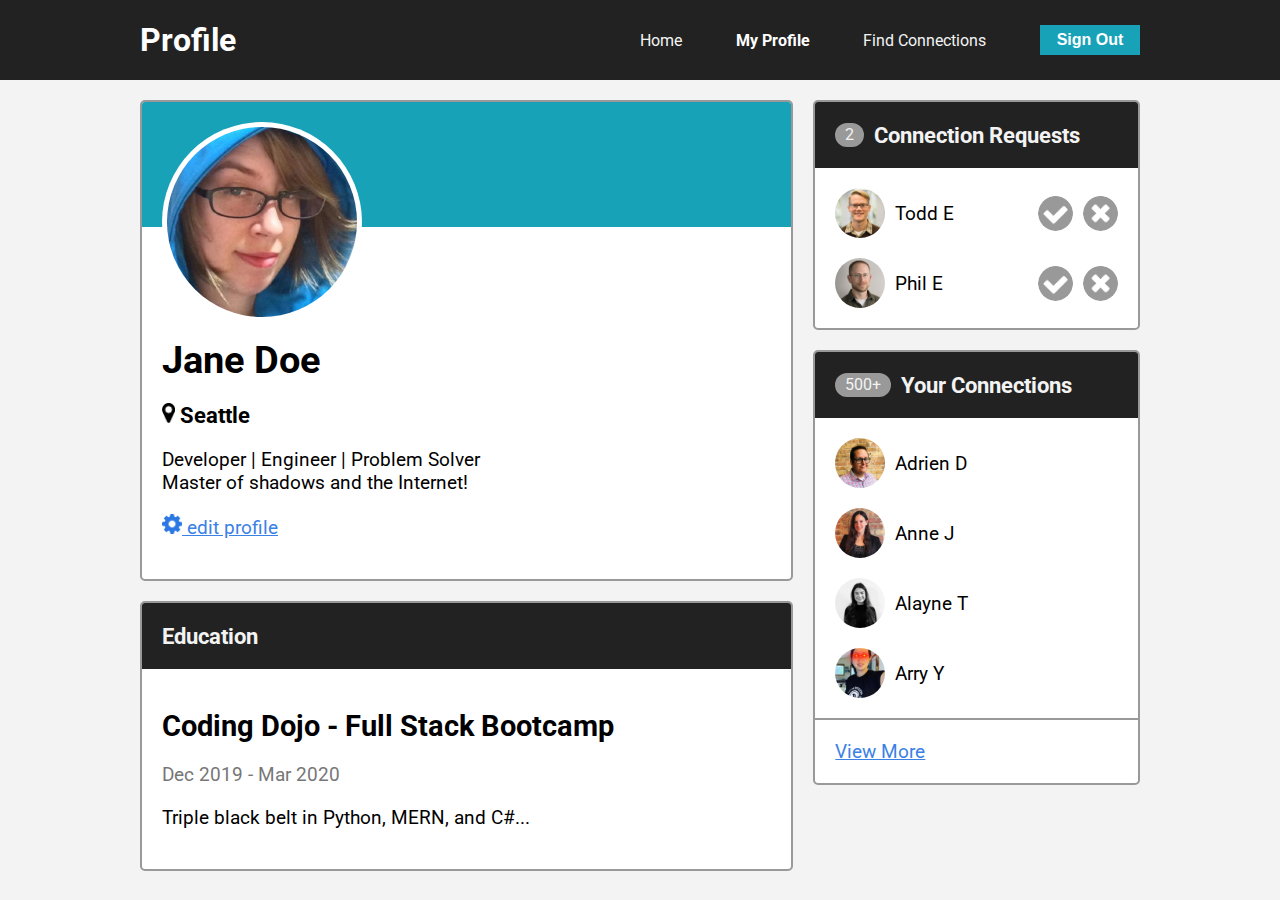
<file: profile-page/index.html>
<!DOCTYPE html>
<html lang="en">
<head>
    <meta charset="UTF-8">
    <meta name="viewport" content="width=device-width, initial-scale=1.0">
    <title>Profile Page</title>
    <link rel="stylesheet" href="style.css">
    <link rel="preconnect" href="https://fonts.gstatic.com">
    <link href="https://fonts.googleapis.com/css2?family=Roboto&display=swap" rel="stylesheet">
</head>
<body>

    <!-- navbar -->
    <div class="nav">
        <div class="flex-container">
            <h1 class="nav-title">Profile</h1>
            <ul class="nav-links">
                <li><a href="#">Home</a></li>
                <li><a href="#" class="active">My Profile</a></li>
                <li><a href="#">Find Connections</a></li>
                <li><button class="btn">Sign Out</button></li>
            </ul>
        </div>
    </div>

    <!-- main -->
    <div class="flex-container main">

        <!-- 2/3 width column -->
        <div class="col-2">

            <!-- user info card -->
            <div class="card user-card">
                <div class="card-header">
                    <img src="images/jane-m.jpg" alt="jane" class="avatar-m">
                </div>
                <div class="card-body">
                    <h1>Jane Doe</h1>
                    <h3><img src="icons/map-marker.png" alt="pin" class="icon-s"> Seattle</h3>
                    <p>Developer | Engineer | Problem Solver<br>
                    Master of shadows and the Internet!</p>
                    <p><a href="#"><img src="icons/gear.png" alt="gear" class="icon-s"> edit profile</a></p>
                </div>
            </div>

            <!-- user education card -->
            <div class="card">
                <div class="card-header">
                    <h3>Education</h3>
                </div>
                <div class="card-body">
                    <h2>Coding Dojo - Full Stack Bootcamp</h2>
                    <p class="dates">Dec 2019 - Mar 2020</p>
                    <p>Triple black belt in Python, MERN, and C#...</p>
                </div>
            </div>

        </div>

        <!-- 1/3 width column -->
        <div class="col-1">

            <!-- connection requests card -->
            <div class="card">
                <div class="card-header">
                    <span class="badge">2</span>
                    <h3>Connection Requests</h3>
                </div>
                <ul class="card-list">
                    <li class="card-list-item">
                        <span>
                            <img src="images/todd-s.jpg" alt="todd" class="avatar-s">
                            Todd E
                        </span>
                        <span>
                            <img src="icons/accept-circle.png" alt="accept" class="icon">
                            <img src="icons/close-circle.png" alt="close" class="icon">
                        </span>
                    </li>
                    <li class="card-list-item">
                        <span>
                            <img src="images/phil-s.jpg" alt="phil" class="avatar-s">
                            Phil E
                        </span>
                        <span>
                            <img src="icons/accept-circle.png" alt="accept" class="icon">
                            <img src="icons/close-circle.png" alt="close" class="icon">
                        </span>
                    </li>
                </ul>
            </div>

            <!-- your connections card -->
            <div class="card">
                <div class="card-header">
                    <span class="badge">500+</span>
                    <h3>Your Connections</h3>
                </div>
                <ul class="card-list">
                    <li class="card-list-item start">
                        <img src="images/adrien-s.jpg" alt="adrien" class="avatar-s">
                        Adrien D
                    </li>
                    <li class="card-list-item start">
                        <img src="images/anne-s.jpg" alt="anne" class="avatar-s">
                        Anne J
                    </li>
                    <li class="card-list-item start">
                        <img src="images/alayne-s.jpg" alt="alayne" class="avatar-s">
                        Alayne T
                    </li>
                    <li class="card-list-item start">
                        <img src="images/arry-s.jpg" alt="arry" class="avatar-s">
                        Arry Y
                    </li>
                </ul>
                <div class="card-footer">
                    <a href="#">View More</a>
                </div>
            </div>

        </div>
    </div>

    <script src="script.js"></script>
</body>
</html>
</file>
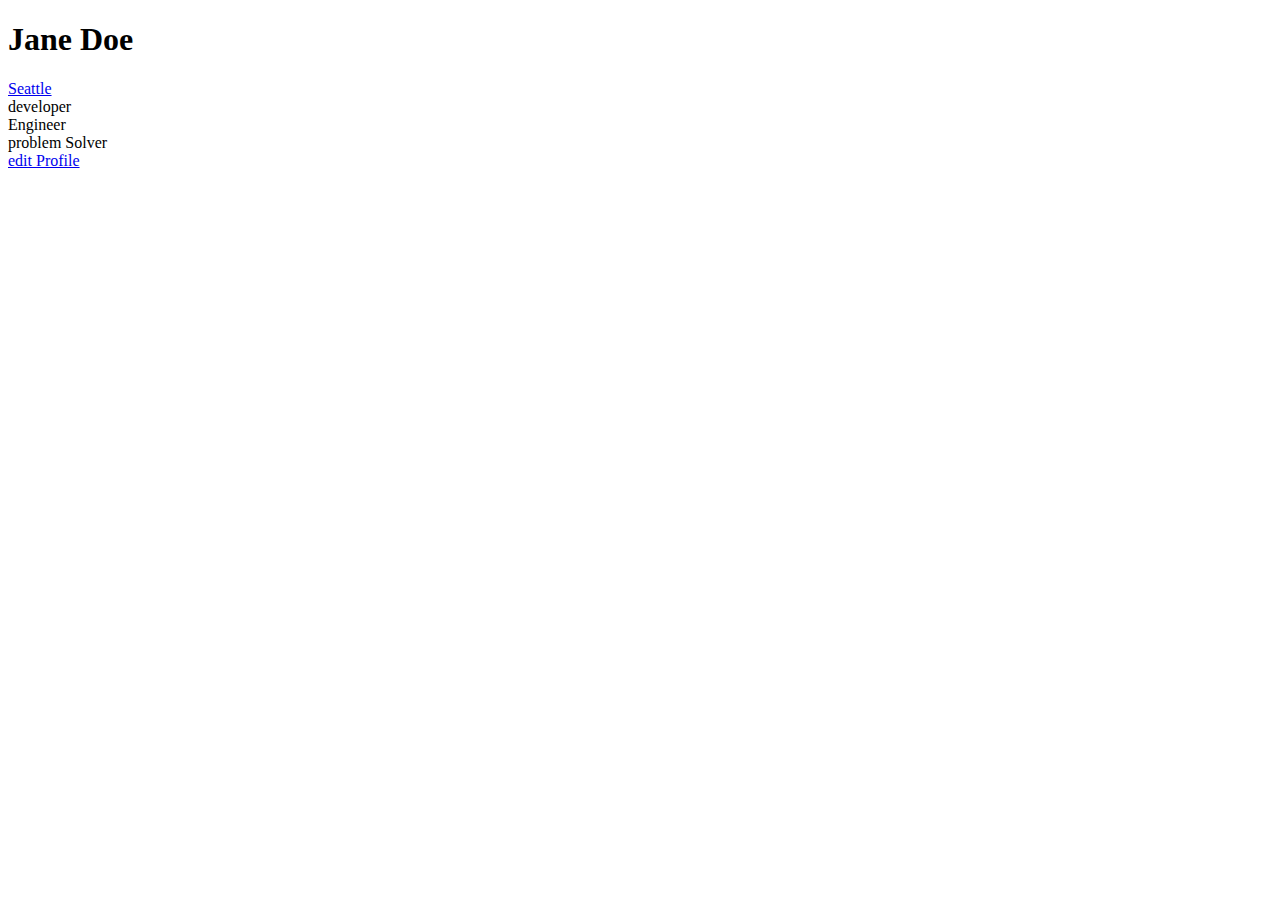
<file: usercard/index.html>
<!DOCTYPE html>
<html lang="en">
<head>
    <meta charset="UTF-8">
    <meta http-equiv="X-UA-Compatible" content="IE=edge">
    <meta name="viewport" content="width=device-width, initial-scale=1.0">
    <link rel="stylesheet" href="style.css">
    <title>Profile</title>
</head>
<body>
    <div class="container">
        <div class="heading"></div>
        <div class="usericon"><a href="usercard/icons/user-circle.png"></a></div>
        <h1>Jane Doe</h1>
        <div>
            <a href="usercard/icons/map-marker.png"> Seattle</a>
        </div>
        <div>
            <table>developer</table>
            <table>Engineer</table>
            <table>problem Solver</table>
        </div>
        <div>
            <a href="usercard/icons/gear.png"> edit Profile</a>
        </div>
    </div>
</body>
</html>
</file>
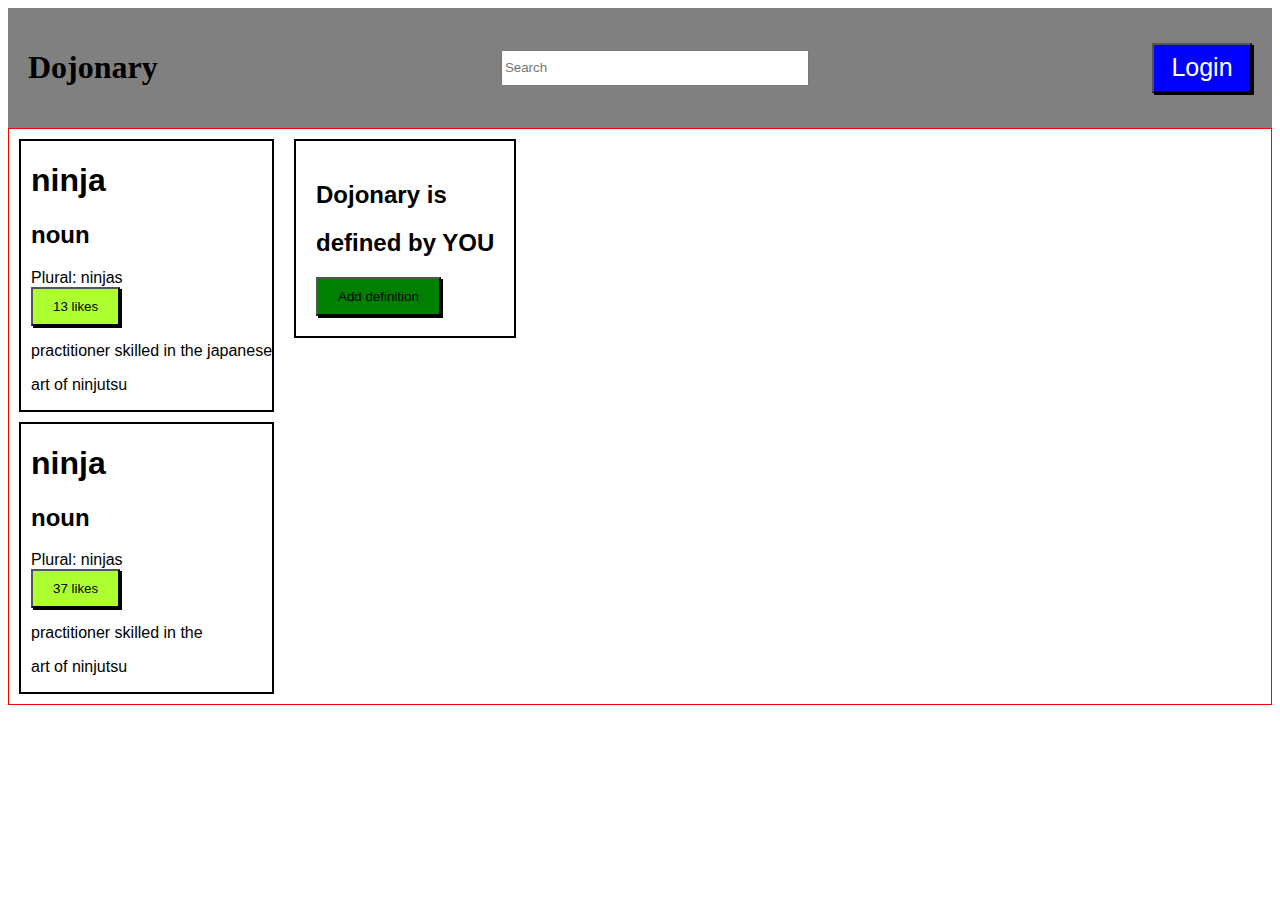
<file: buttonclicker/buttonclicker.html>
<!DOCTYPE html>
<html lang="en">
<head>
    <meta charset="UTF-8">
    <meta http-equiv="X-UA-Compatible" content="IE=edge">
    <meta name="viewport" content="width=device-width, initial-scale=1.0">
    <title>Document</title>
    <link rel="stylesheet" href="style.css">
    <script src="script.js" defer></script>
</head>
<body>
    <div id="navbar">
        <h1>Dojonary</h1>
        <input type="text" name="search" id="searchbar" placeholder="Search">
        <button id="login" onclick="logout(this)">Login</button>
    </div>
    <div class="container">
        <div class="col">
            <div class="ninja">
                <h1>ninja</h1>
                <h2>noun</h2>
                <span>Plural: ninjas</span>
                <input type="submit" value="13 likes" class="likes" onclick="alert('Ninja was liked')">
                <p>practitioner skilled in the japanese </p>
                <p>art of ninjutsu</p>
            </div>
            <div class="ninja">
                <h1>ninja</h1>
                <h2>noun</h2>
                <span>Plural: ninjas</span>
                <input type="submit" value="37 likes" class="likes" onclick="alert(Ninja was liked)">
                <p>practitioner skilled in the</p>
                <p> art of ninjutsu</p>
            </div>
        </div>
        <div class="col-2">    
            <div id="dojonary">
                <h2> Dojonary is</h2>
                <h2>defined by YOU</h2>
                <input type="submit" value="Add definition" id="add" onclick="hide(this)">
            </div>       
        </div>
    </div>    
</body>
</html>
</file>
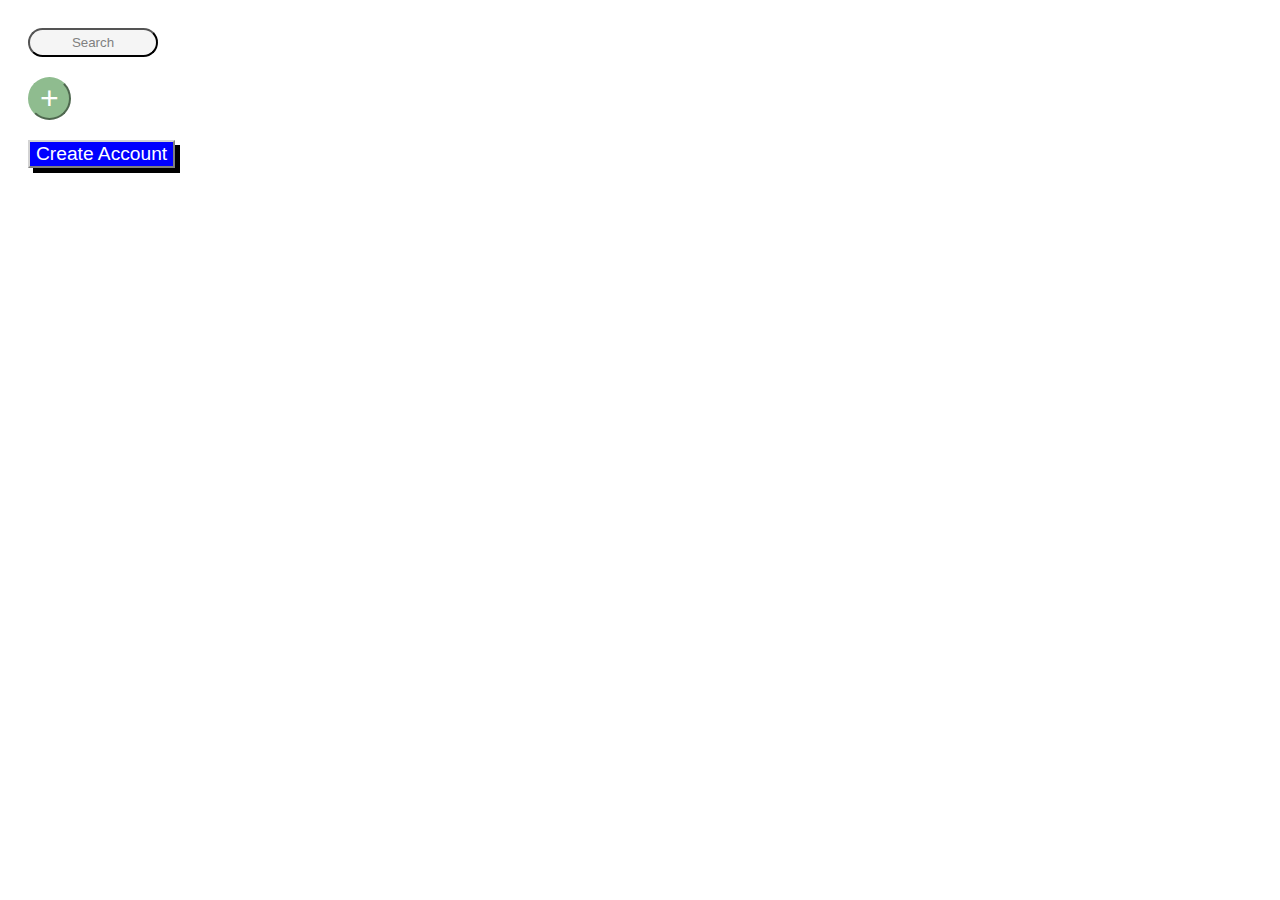
<file: buttonup/buttonup.html>
<!DOCTYPE html>
<html lang="en">
<head>
    <meta charset="UTF-8">
    <meta http-equiv="X-UA-Compatible" content="IE=edge">
    <meta name="viewport" content="width=device-width, initial-scale=1.0">
    <title>Document</title>
    <link rel="stylesheet" href="style.css">
</head>
<body>
    <div>
        <button id="search">Search</button>
    </div>
    <div>
        <button id="plus">+</button>
    </div>
    <div>
        <button id="account">Create Account</button>
    </div>
</body>
</html>
</file>
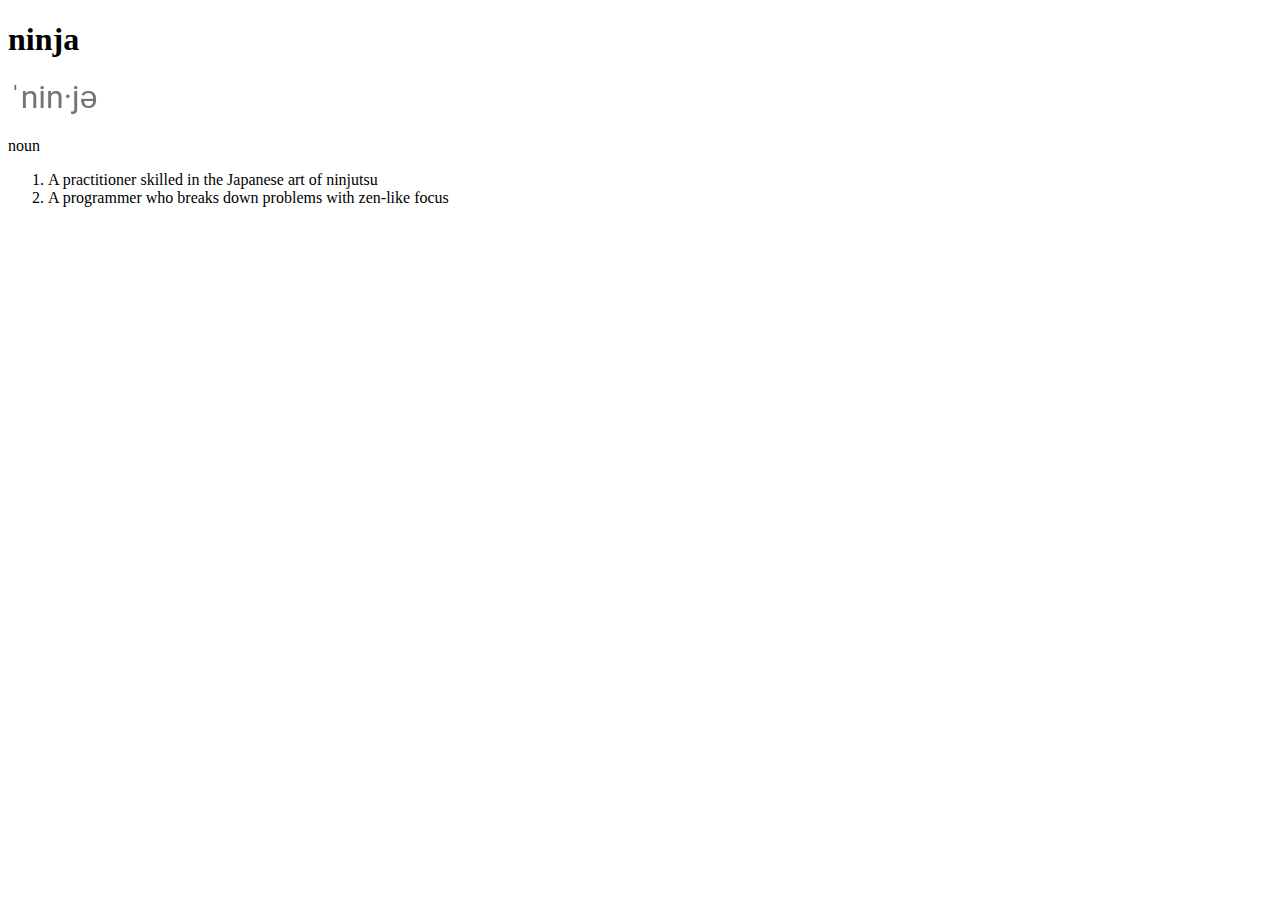
<file: Dictionaryentry/Dictionaryentry.html>
<!DOCTYPE html>
<html lang="en">
<head>
    <meta charset="UTF-8">
    <meta http-equiv="X-UA-Compatible" content="IE=edge">
    <meta name="viewport" content="width=device-width, initial-scale=1.0">
    <title>Dictionary Entry</title>
</head>
<body>
    
    <h1>ninja</h1>
    <img src="img/pronunciation.png" alt="Ninja pronunciation">
    <p>noun</p>
    <ol>
        <li>A practitioner skilled in the Japanese art of ninjutsu</li>
        <li>A programmer who breaks down problems with zen-like focus</li>
    </ol>
</body>
</html>
</file>
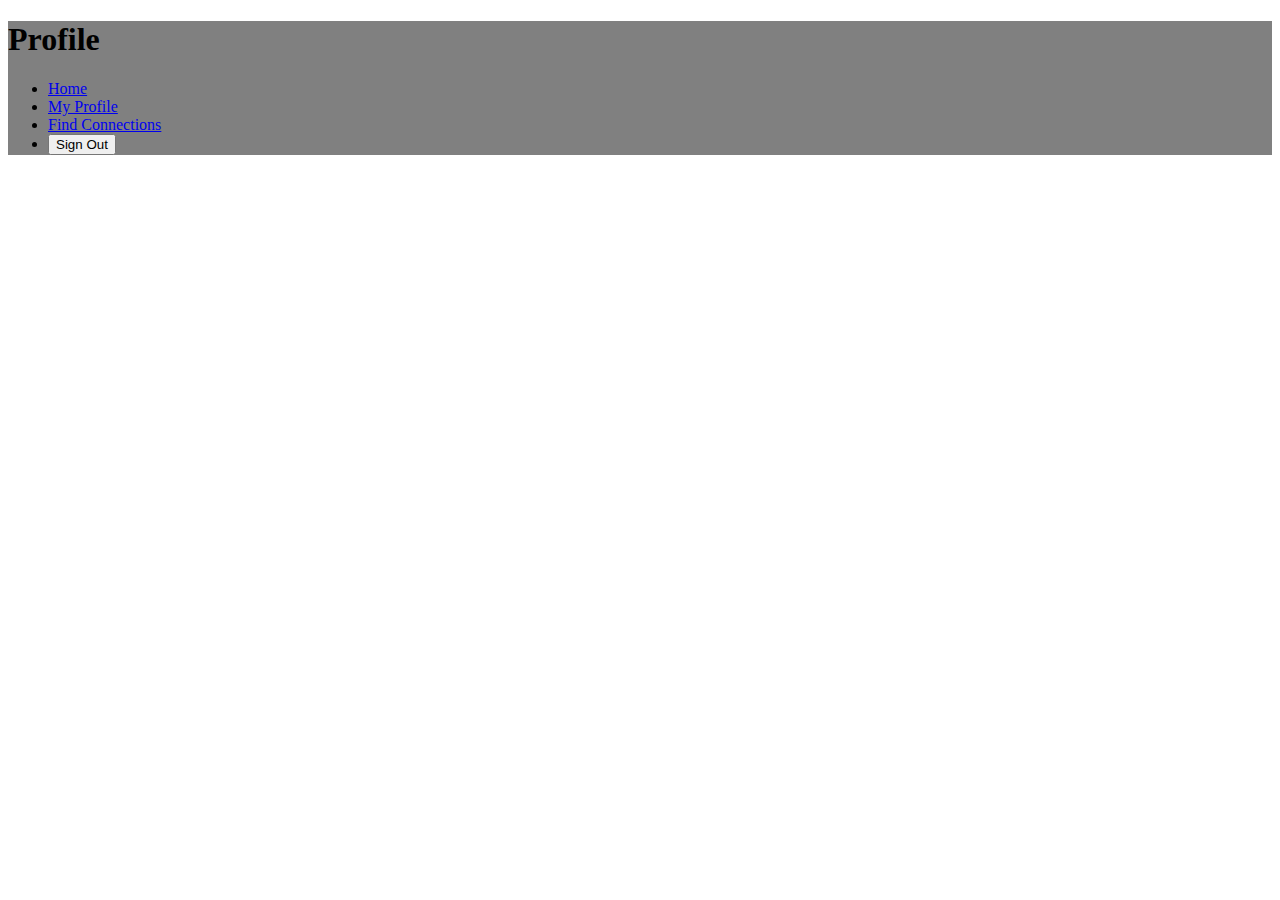
<file: FlexNavabar/flexnavabar.html>
<!DOCTYPE html>
<html lang="en">
<head>
    <meta charset="UTF-8">
    <meta http-equiv="X-UA-Compatible" content="IE=edge">
    <meta name="viewport" content="width=device-width, initial-scale=1.0">
    <title>Document</title>
    <link rel="stylesheet" href="style.css">
</head>
<body>
    <div class="nav">
        <h1 class="nav-title">Profile</h1>
        <ul class="nav-links">
            <li><a href="#">Home</a></li>
            <li><a href="#" class="active">My Profile</a></li>
            <li><a href="#">Find Connections</a></li>
            <li><button class="btn">Sign Out</button></li>
        </ul>
    </div>
</body>
</html>
</file>
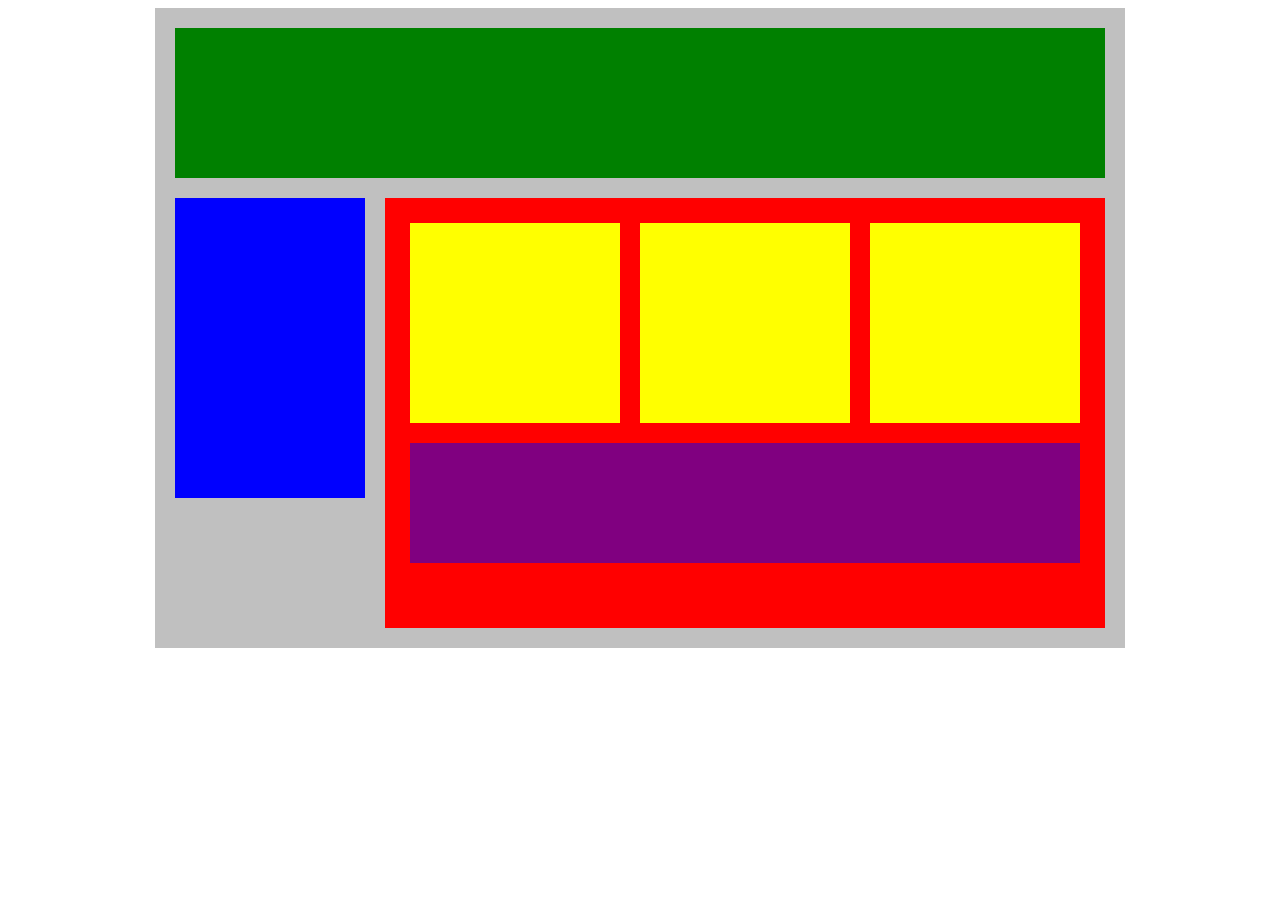
<file: flexourblocks_Liek_Richard/flexourblocks.html>
<!DOCTYPE html>
<html lang="en">
<head>
    <title>Position Practice</title>
    <link rel="stylesheet" type="text/css" href="style.css">
</head>
<body>
    <div class="container">
        <div class="top-nav"></div>
        <div class="row">
            <div class="side-nav"></div>
            <div class="main">
                <div class="row">
                    <div class="sub-content"></div>
                    <div class="sub-content"></div>
                    <div class="sub-content"></div>
                </div>
                <div id="advertisement"></div>
            </div>
        </div>
    </div>
</body>
</html>
</file>
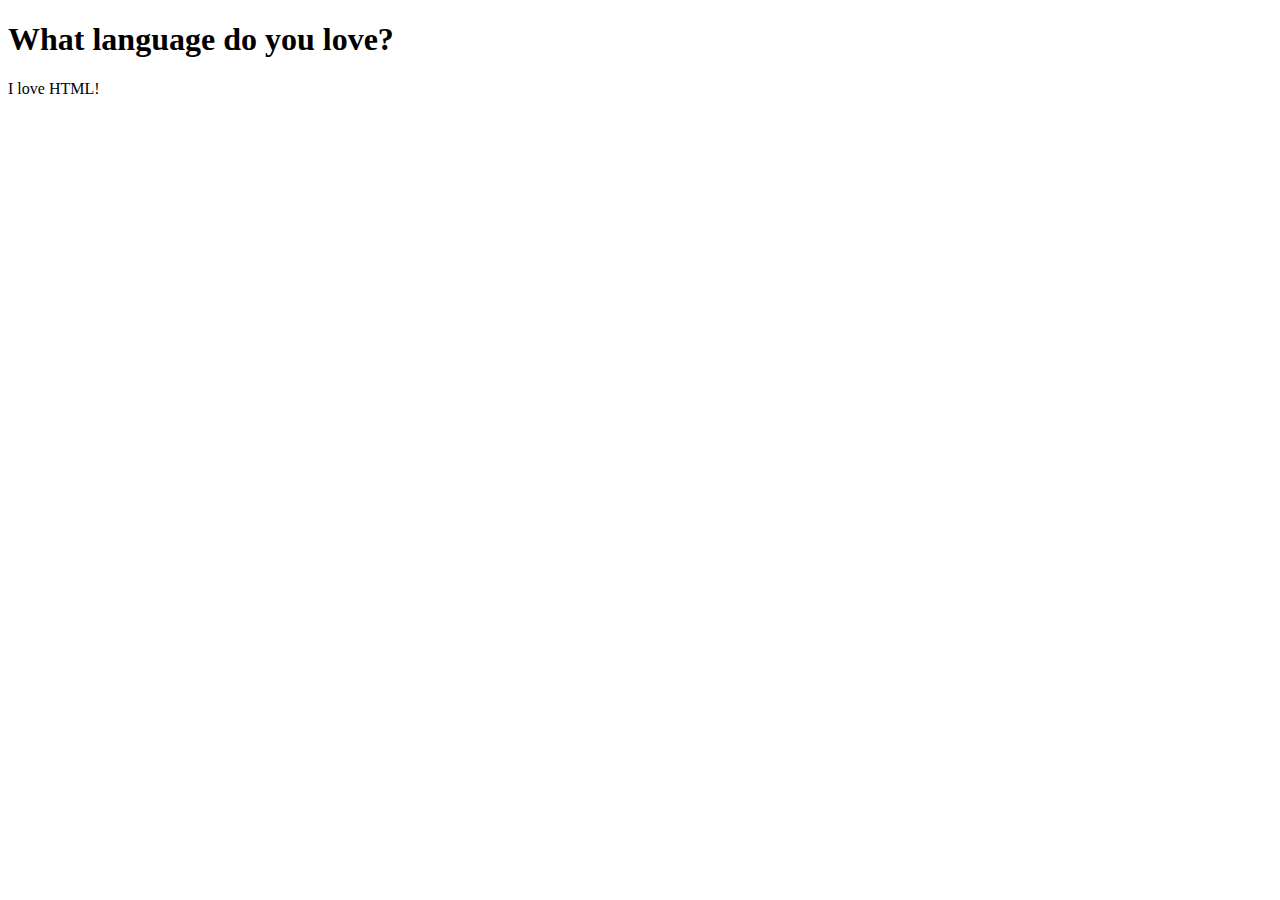
<file: indentation/indentation.html>
<!DOCTYPE html>
<html>
    <head>
        <title>
        Basic I
        </title>
    </head>
    <body>
        <h1>
        What language do you love?
        </h1>
            <p>
            I love HTML! 
            </p>
    </body>
</html>
</file>
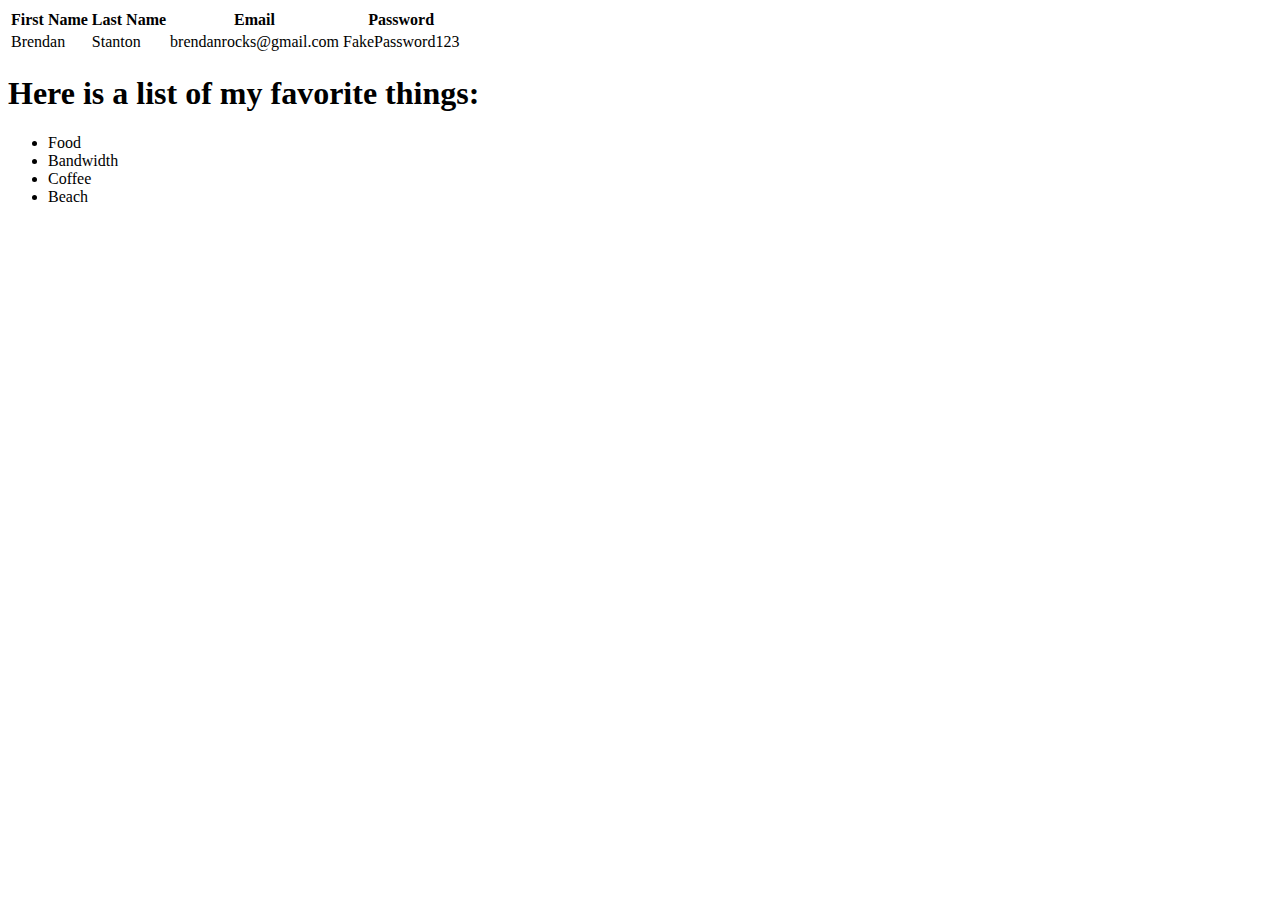
<file: indentation/indentationpart2.html>
<!DOCTYPE html>
<html>
    <head>
        <title>
            Basic II
        </title>
    </head>
    <body>
        <table> 
            <thead>
                <tr>
                    <th>First Name</th>
                    <th>Last Name</th>
                    <th>Email</th>
                    <th>Password</th>
                </tr>
            </thead>
            <tbody>
                <tr>
                    <td>Brendan</td>
                    <td>Stanton</td>
                    <td>brendanrocks@gmail.com</td>
                    <td>FakePassword123 </td>
                </tr>
            </tbody>
        </table>
        <h1>Here is a list of my favorite things:</h1>
        <ul>
            <li>Food</li>
            <li>Bandwidth</li>
            <li>Coffee</li>
            <li>Beach</li>
        </ul>
    </body>
</html>
</file>
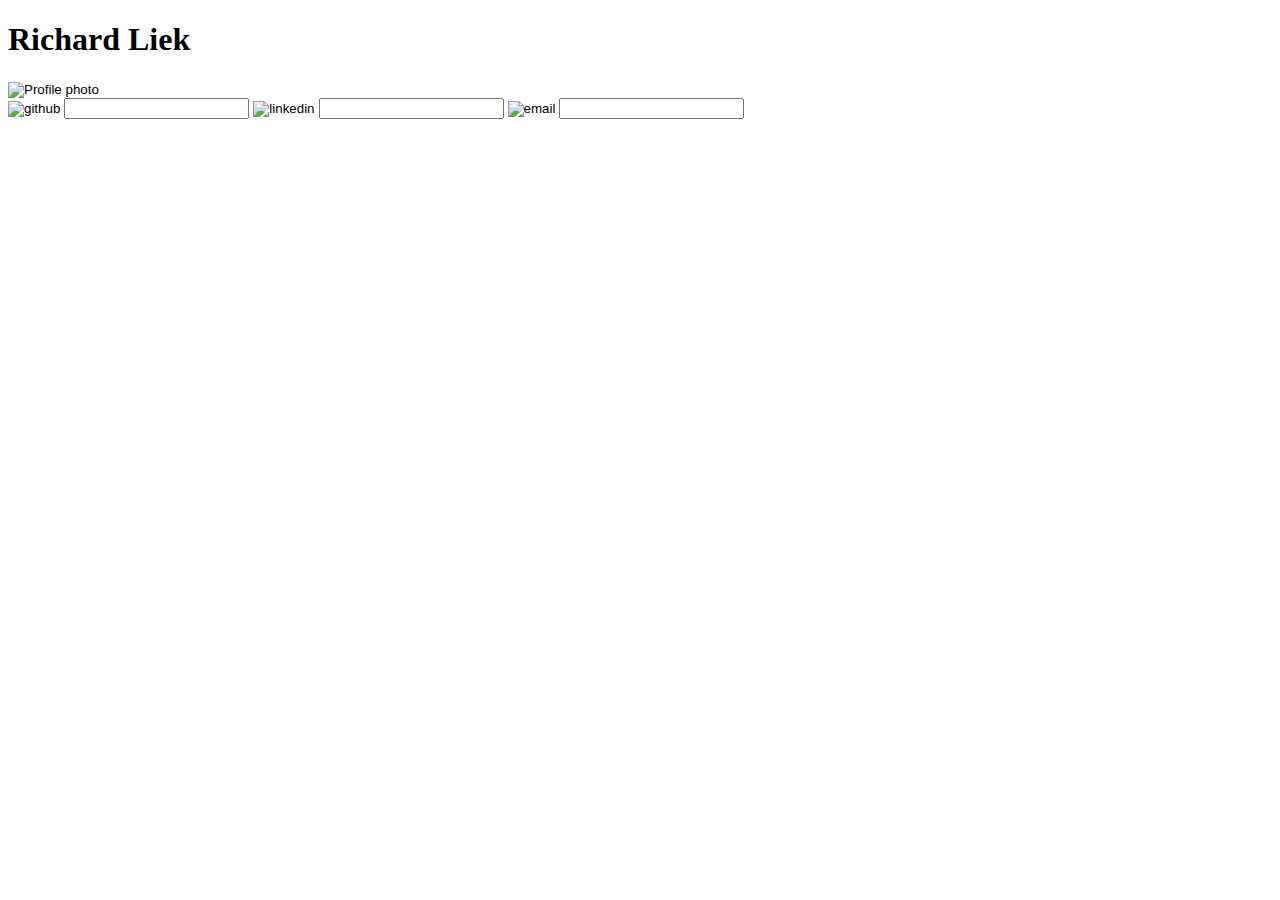
<file: Liek_Richard_Portfolio/portfolio.html>
<!DOCTYPE html>
<html lang="en">
<head>
    <meta charset="UTF-8">
    <meta http-equiv="X-UA-Compatible" content="IE=edge">
    <meta name="viewport" content="width=device-width, initial-scale=1.0">
    <title>Portfolio</title>
</head>
    <body>
        <h1>Richard Liek</h1>
        <div>
            <input type="image" src="" alt="Profile photo">
        </div>
        <div>
            <input type="image" src="" alt="github">
            <input type="url" name="" id="github">
            <input type="image" src="" alt="linkedin">
            <input type="url" name="" id="linkedin">
            <input type="image" src="" alt="email">
            <input type="url" name="" id="email">
        </div>    
    </body>
</html>
</file>
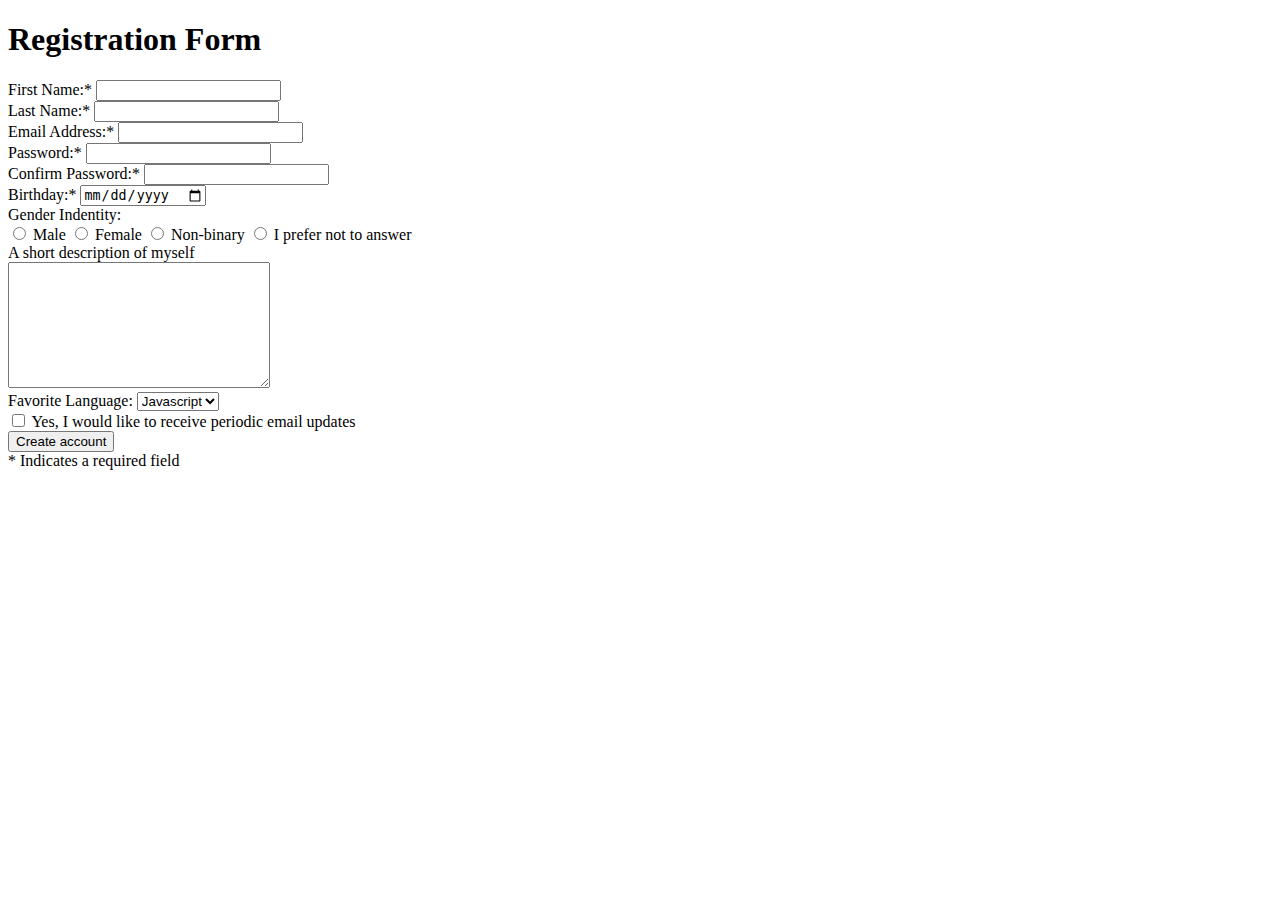
<file: Liek_Richard_Registration_Form/registration_form.html>
<!DOCTYPE html>
<html lang="en">
<head>
    <meta charset="UTF-8">
    <meta http-equiv="X-UA-Compatible" content="IE=edge">
    <meta name="viewport" content="width=device-width, initial-scale=1.0">
    <title>Registration Form</title>
</head>
    <body>
        <h1>Registration Form</h1>
        <div>
            <label>First Name:* </label>
            <input type="text" name="first name" placeholder="">
        </div>
        <div>
            <label>Last Name:* </label>
            <input type="text" name="Last Name" placeholder="">
        </div>
        <div>
            <label>Email Address:* </label>
            <input type="text" name="Email Address" placeholder="">
        </div> <div>
            <label>Password:* </label>
            <input type="password" name="Password" placeholder="">
        </div> <div>
            <label>Confirm Password:* </label>
            <input type="password" name="confirm password" placeholder="">
        </div>
        <div>
            <label>Birthday:* </label>
            <input type="date" name="Birthday" id"">
        </div>
        <label>Gender Indentity:</label>
            <div>
                <input type="radio" name="font" id="Male" value="Male">
                <label>Male</label>

                <input type="radio" name="font" id="Female" value="Female">
                <label>Female</label>

                <input type="radio" name="font" id="Non-binary" value="Non-binary">
                <label>Non-binary</label>

                <input type="radio" name="font" id="I prefer not to answer" value="I prefer not to answer">
                <label>I prefer not to answer</label>
            </div>
        <label>A short description of myself</label>
            <div>
                <textarea name="" id="short description" cols="30" rows="8"></textarea>

            </div>
        <div>
            <label for="Favorite Language">Favorite Language:</label>
                <select name="language" id="">
                    <option value="Javascript">Javascript</option>
                    <option value="Python">Python</option>
                    <option value="HTML">HTML</option>
                </select>
        </div>
        <div>
            <input type="checkbox" name="email updates" id="">
            <label>Yes, I would like to receive periodic email updates</label>
        </div>
        <div>
            <input type="submit" value="Create account">
        </div>
        <div>
            <label>* Indicates a required field</label>
        </div>
    </body>
</html>

<!--Web Fundementals-->
<!--Created by: Richard Liek-->
<!--10/27/2021-->
</file>
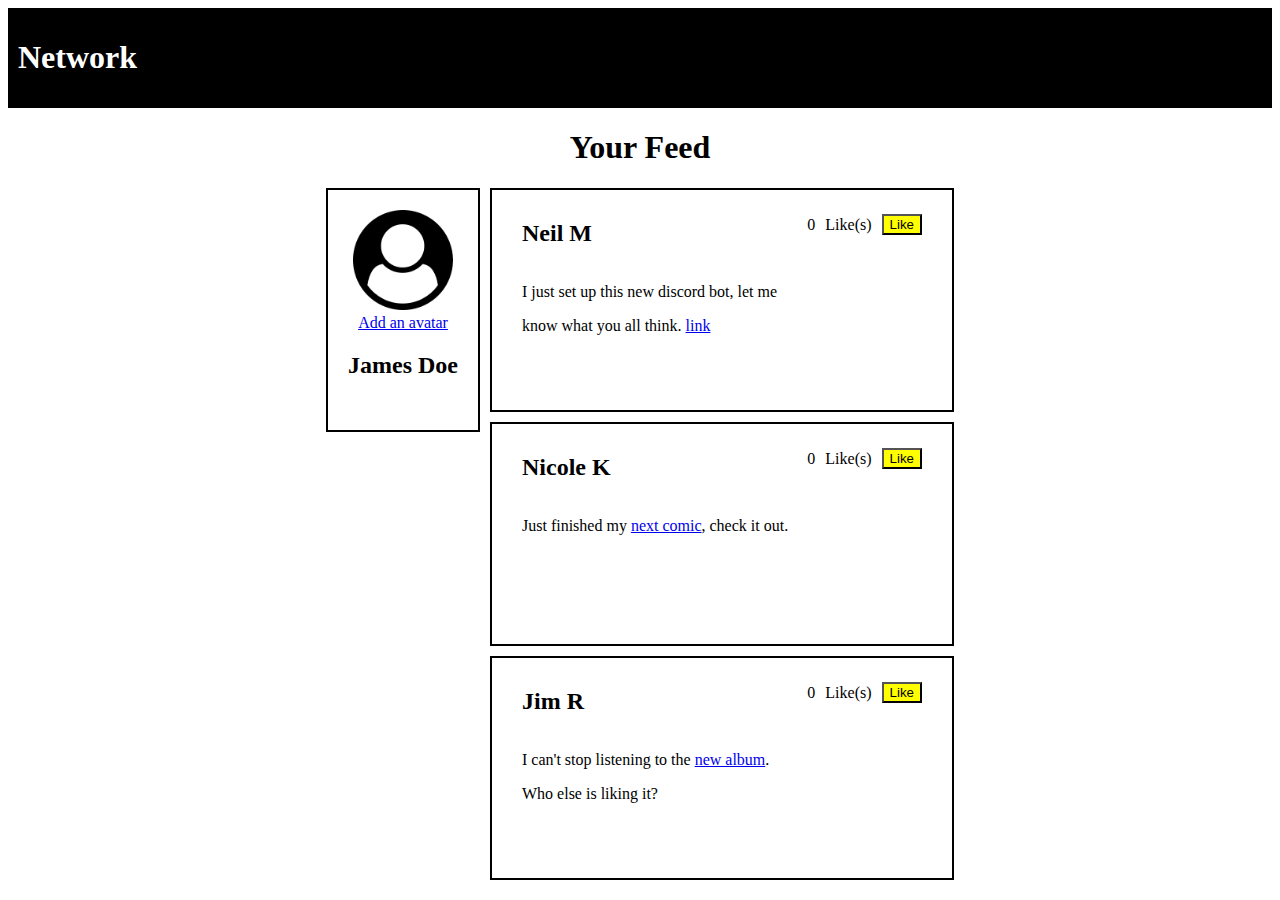
<file: likes/likes.html>
<!DOCTYPE html>
<html lang="en">
<head>
    <meta charset="UTF-8">
    <meta http-equiv="X-UA-Compatible" content="IE=edge">
    <meta name="viewport" content="width=device-width, initial-scale=1.0">
    <title>Likes</title>
    <link rel="stylesheet" href="style.css">
    <script src="script.js" defer></script>
</head>
<body>
    <div class="navbar">
        <h1>Network</h1>
    </div>
    <h1 id="header">Your Feed</h1>
    <div class="container">
        <div class="usercard">
            <img src="img/user-circle.png" alt="avatar" id="avatar">
            <div>
            <span><a href="#">Add an avatar</a>
            <h2>James Doe</h2>               
            </div>           
        </div>

        <div class="Main">
            <div class="user">
                <span class="post">
                    <h2>Neil M</h2>
                </span>                
                <span class="likes">
                    <p id="1">0</p>
                    <span class="likestotal">Like(s)</span>
                    <button onclick="addlikes(1)">Like</button>
                </span>
                <div>
                    <p>I just set up this new discord bot, let me</p>
                    <p>know what you all think. <a href="#">link</a></p>
                </div>
            </div>
            <div class="user">
                <span class="post">
                    <h2>Nicole K</h2>
                </span>                
                <span class="likes">
                    <p id="2">0</p>
                    <span class="likestotal">Like(s)</span>
                    <button onclick="addlikes(2)">Like</button>
                </span>
                <div>
                    <p>Just finished my <a href="#">next comic</a>, check it out.</p>
                </div>
            </div>
            <div class="user">
                <span class="post">
                    <h2>Jim R</h2>
                </span>                
                <span class="likes">
                    <p id="3">0</p>
                    <span class="likestotal">Like(s)</span>
                    <button onclick="addlikes(3)">Like</button>
                </span>
                <div>
                    <p>I can't stop listening to the <a href="#">new album</a>.</p>
                    <p>Who else is liking it?</p>
                </div>
            </div>
        </div>
    </div>
</body>
</html>
</file>
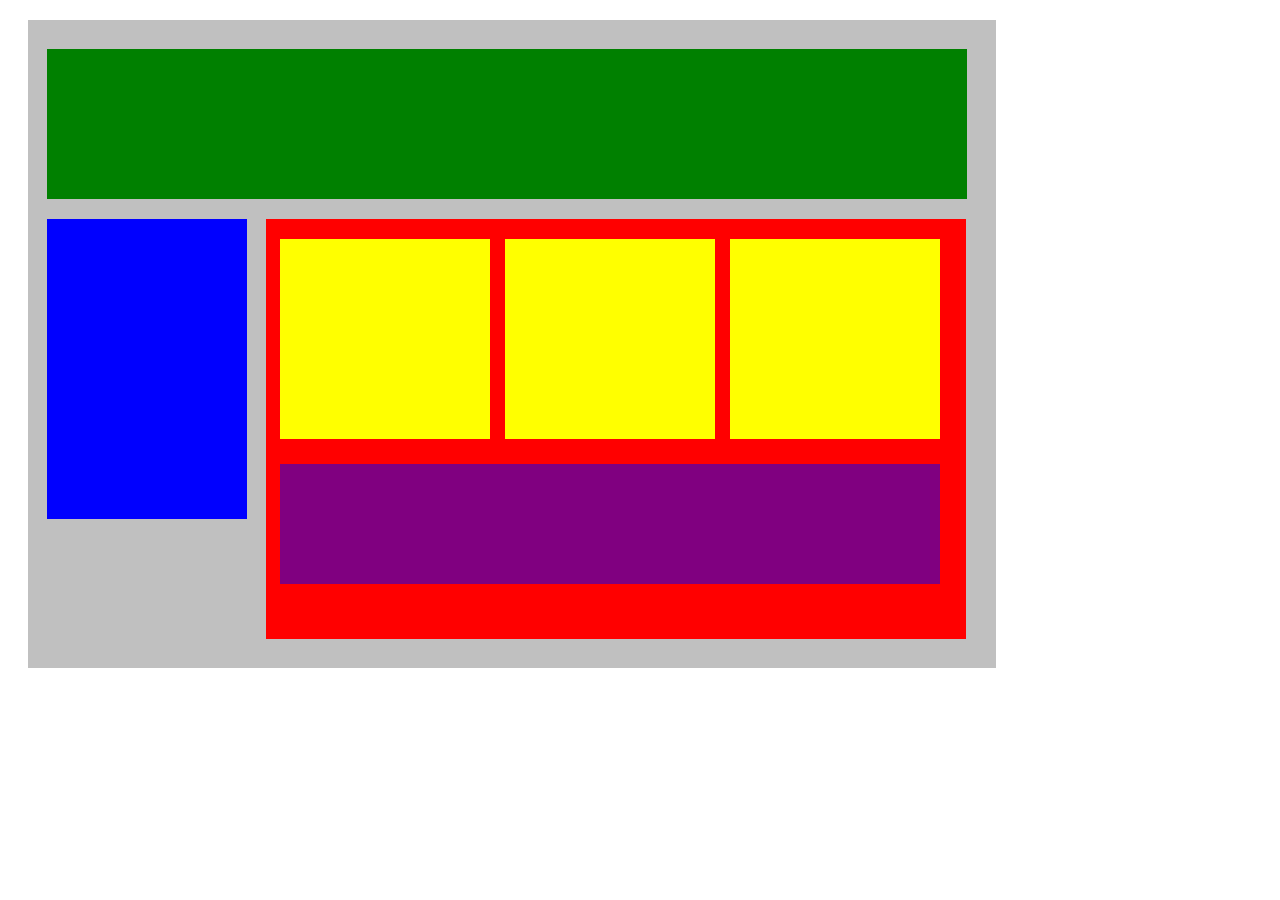
<file: plottingourblocks/plottingourblocks.html>
<!DOCTYPE html>
<html lang="en">
<head>
    <title>Position Practice</title>
    <link rel="stylesheet" type="text/css" href="style.css">
</head>
<body>
    <div class="container">
        <div class="top-nav"></div>
        <div class="side-nav"></div>
        <div class="main">
            <div class="sub-content"></div>
            <div class="sub-content"></div>
            <div class="sub-content"></div>
            <div id="advertisement"></div>
        </div>
    </div>
</body>
</html>
</file>
<file: usercard/style.css>
.container {
    width: 900px;
    border: 5px;
}

.heading {
    background-color: #18a2b8;
}
</file>
<file: buttonclicker/style.css>
.container {
    margin: 0;
    padding: 0;
    font-family: 'roboto', sans-serif;
    border: 1px red solid;
    display: flex;
}

#navbar {
    background-color: grey;
    align-items: center;
    display: flex;
    justify-content: space-between;
    padding: 20px;
    margin: 0;

}

#searchbar {
    width: 300px;
    height: 30px;
}

#login {
    height: 50px;
    width: 100px;
    background-color: blue;
    box-shadow: black 2px 2px;
    color: white;
    font-size: 25px;
}

.ninja {
    border: black solid 2px;
    margin: 10px 10px;
    padding-left: 10px;
    height: fit-content;
}

.ninja input {
    display: flex;
}

.ninja p {
    margin-left: 20 px;
}

.likes {
    background-color: greenyellow;
    box-shadow: black 2px 2px;
    padding: 10px 20px;
}

.col, .col-2 {
    justify-content: space-between;
}

.col-2 {
    float: right;
    margin: 0;
}

#dojonary {
    border: 2px solid black;
    margin: 10px;
    padding: 20px 20px;
}

#dojonary input {
    display: flex;
}

#add {
    background-color: green;
    box-shadow: black 2px 2px;
    padding: 10px 20px;
    font-style: bold;
}
</file>
<file: buttonup/style.css>
#search {
    background-color: whitesmoke;
    border-color: 10px 10px grey;
    border: 50px 50px grey;
    border-radius: 25px;
    padding-top: 5px;
    padding-bottom: 5px;
    width: 130px;
    font-style: normal;
    margin-top: 20px;
    margin-left: 20px;
    text-align: center;
    color: grey;
}

#plus{
    background-color: darkseagreen;
    border-radius: 52%;
    font-size: xx-large;
    color: white;
    border-color: darkseagreen;
    padding-top: 1px;
    padding-bottom: 1px;
    padding-left: 10px;
    padding-right: 10px;
    margin-left: 20px;
    margin-top: 20px;
    margin-bottom: 20px;
  
}

#account {
    background-color: blue;
    box-shadow: 5px 5px black;
    color: white;
    font-size: larger;
    margin-left: 20px;
    border-color: lightgray;
}
</file>
<file: FlexNavabar/style.css>
.nav{
    background-color: grey;

}

.nav-title{
    justify-content: start;
}

.nav-links{
    justify-content: end;
}
</file>
<file: flexourblocks_Liek_Richard/style.css>
.container{
    width: 950px;
    background-color: silver;
    margin: 0px auto;
    padding: 10px;
}
.top-nav {
    height: 150px;
    background-color: green;
    margin: 10px;
}
.side-nav {
    height: 300px;
    width: 200px;
    background-color: blue;
    margin: 10px;
}
.main {
    height: 400px;
    width: 700px;
    background-color: red;
    padding: 15px;
    margin: 10px;
}
.sub-content {
    height: 200px;
    width: 210px;
    background-color: yellow;
    margin:  10px;
}
#advertisement {
    height: 120px;
    width: 660px;
    background-color: purple;
    margin: 10px;
    padding-left: 10px;
}
.row {
    display: flex;
}
</file>
<file: likes/style.css>
.container {
    width: 950px;
    display: flex;
    margin: 0 auto;
    justify-content: center;

}

.navbar {
    background-color: black;
    color: white;
    padding: 10px 10px;
}

#header {
    text-align: center;
}

.usercard {
    border: 2px solid black;
    display: inline-block;
    align-items: center;
    text-align: center;
    padding: 20px 20px;
    height: 200px;
}

#avatar {
    height: 100px;
    weight: 100px;
}

.user {
    height: 200px;
    width: 400px;
    border: 2px solid black;
    margin-bottom: 10px;
    margin-left: 10px;
    padding: 10px 30px;
    align-items: center;
}

.user span {
    display: inline-flex;
}

.post, .likes {
    display: inline-flex;
    justify-content: space-between;
    align-items: center;
}

.likes {
    float: right;
    justify-content: space-between;
}

.likes button {
    background-color: yellow;
    color: black;
    margin-left: 10px;
}

.likestotal {
    margin-left: 10px;
    align-items: center;
}
</file>
<file: plottingourblocks/style.css>
.container{
    width: 950px;
    background-color: silver;
    margin: 20px;
    height: auto;
    overflow: hidden;
    padding: 9px;
}
.top-nav {
    height: 150px;
    background-color: green;
    vertical-align: top;
    margin-top: 20px;
    margin-bottom: 20px;
    margin-left: 10px;
    margin-right: 20px;
}
.side-nav {
    height: 300px;
    width: 200px;
    background-color: blue;
}
.main {
    height: 400px;
    width: 700px;
    background-color: red;
    padding-bottom: 20px;
}
.sub-content {
    height: 200px;
    width: 210px;
    background-color: yellow;
    display: inline-block;
    /* box-sizing: boarder-box; */
    vertical-align: top;
    margin-left: 14px;
    margin-right: -3px;
    margin-top: 20px;
}
#advertisement {
    height: 120px;
    width: 660px;
    background-color: purple;
    margin-left: 14px;
    margin-top: 25px;
}
.side-nav, .main{
    display: inline;
    float: left;
    margin-bottom: 20px;
    margin-left: 10px;
    margin-right: 9px;
    
}
</file>
<file: profile-page/style.css>
/* CSS Reset */

* {
    margin: 0;
    padding: 0;
}

/* styles to apply to body */

body {
    background-color: #f3f3f3;
    font-family: 'Roboto', sans-serif;
}

.flex-container {
    width: 1000px;
    margin: 0 auto;
}

.flex-container, .nav-links, .nav {
    display: flex;
    justify-content: space-between;
    align-items: center;
}

.nav {
    height: 80px;
    background-color: #222;
    color: #fff;
    margin-bottom: 20px;
}

.nav-links {
    width: 50%;
    list-style-type: none;
    align-items: center;
}

.nav-links a {
    color: #f3f3f3;
    text-decoration: none;
}

.nav-links a.active {
    color: #fff;
    font-weight: bold;
}

.btn {
    height: 30px;
    width: 100px;
    color: #fff;
    background-color: #17a2b8;
    border: none;
    font-size: 1rem;
    font-weight: bold;
}

.flex-container.main {
    align-items: flex-start;
}

.col-2 {
    flex: 2;
    margin-right: 20px;
}

.col-1 {
    flex: 1;
}

.card {
    background-color: #fff;
    border: 2px solid #999;
    margin-bottom: 20px;
    border-radius: 5px;
    font-size: 1.2rem;
    overflow: hidden;
}


.card-header {
    padding: 20px;
    background-color: #222;
    color: #f3f3f3;
}

.card-header {
    display: flex;
    align-items: center;
}

.card-body {
    padding: 20px;
}

.card-body h1, 
.card-body h2,
.card-body h3,
.card-body p {
    margin: 20px 0px;
}

.user-card .card-header {
    background-color: #17a2b8;
    height: 85px;
    margin-bottom: 70px;
    display: block;
}

.card-footer {
    border-top: 2px solid #999;
    display: flex;
    align-items: center;
    padding: 20px;
}

.avatar-m {
    border-radius: 50%;
    background-color: #fff;
    height: 190px;
    padding: 5px;
}

.icon-s {
    height: 20px;
}

a {
    color: #3a81e6;
}

.dates {
    color: #777;
}

.card-list {
    padding: 0 20px;
    padding-top: 20px;
    list-style-type: none;
}

.card-list-item, 
.card-list-item > * {
    display: flex;
    align-items: center;
}

.card-list-item {
    margin-bottom: 20px;
    justify-content: space-between;
}

.card-list-item.start {
    justify-content: flex-start;
}

.avatar-s, .icon {
    height: 50px;
    border-radius: 50%;
    margin-right: 10px;
}

.icon {
    height: 35px;
}

.icon, .btn {
    cursor: pointer;
}

.icon:last-child {
    margin-right: 0;
}

.badge {
    font-size: 1rem;
    height: 24px;
    line-height: 24px;
    padding: 0 10px;
    background-color: #999;
    border-radius: 12px;
    margin-right: 10px;
}
</file>
